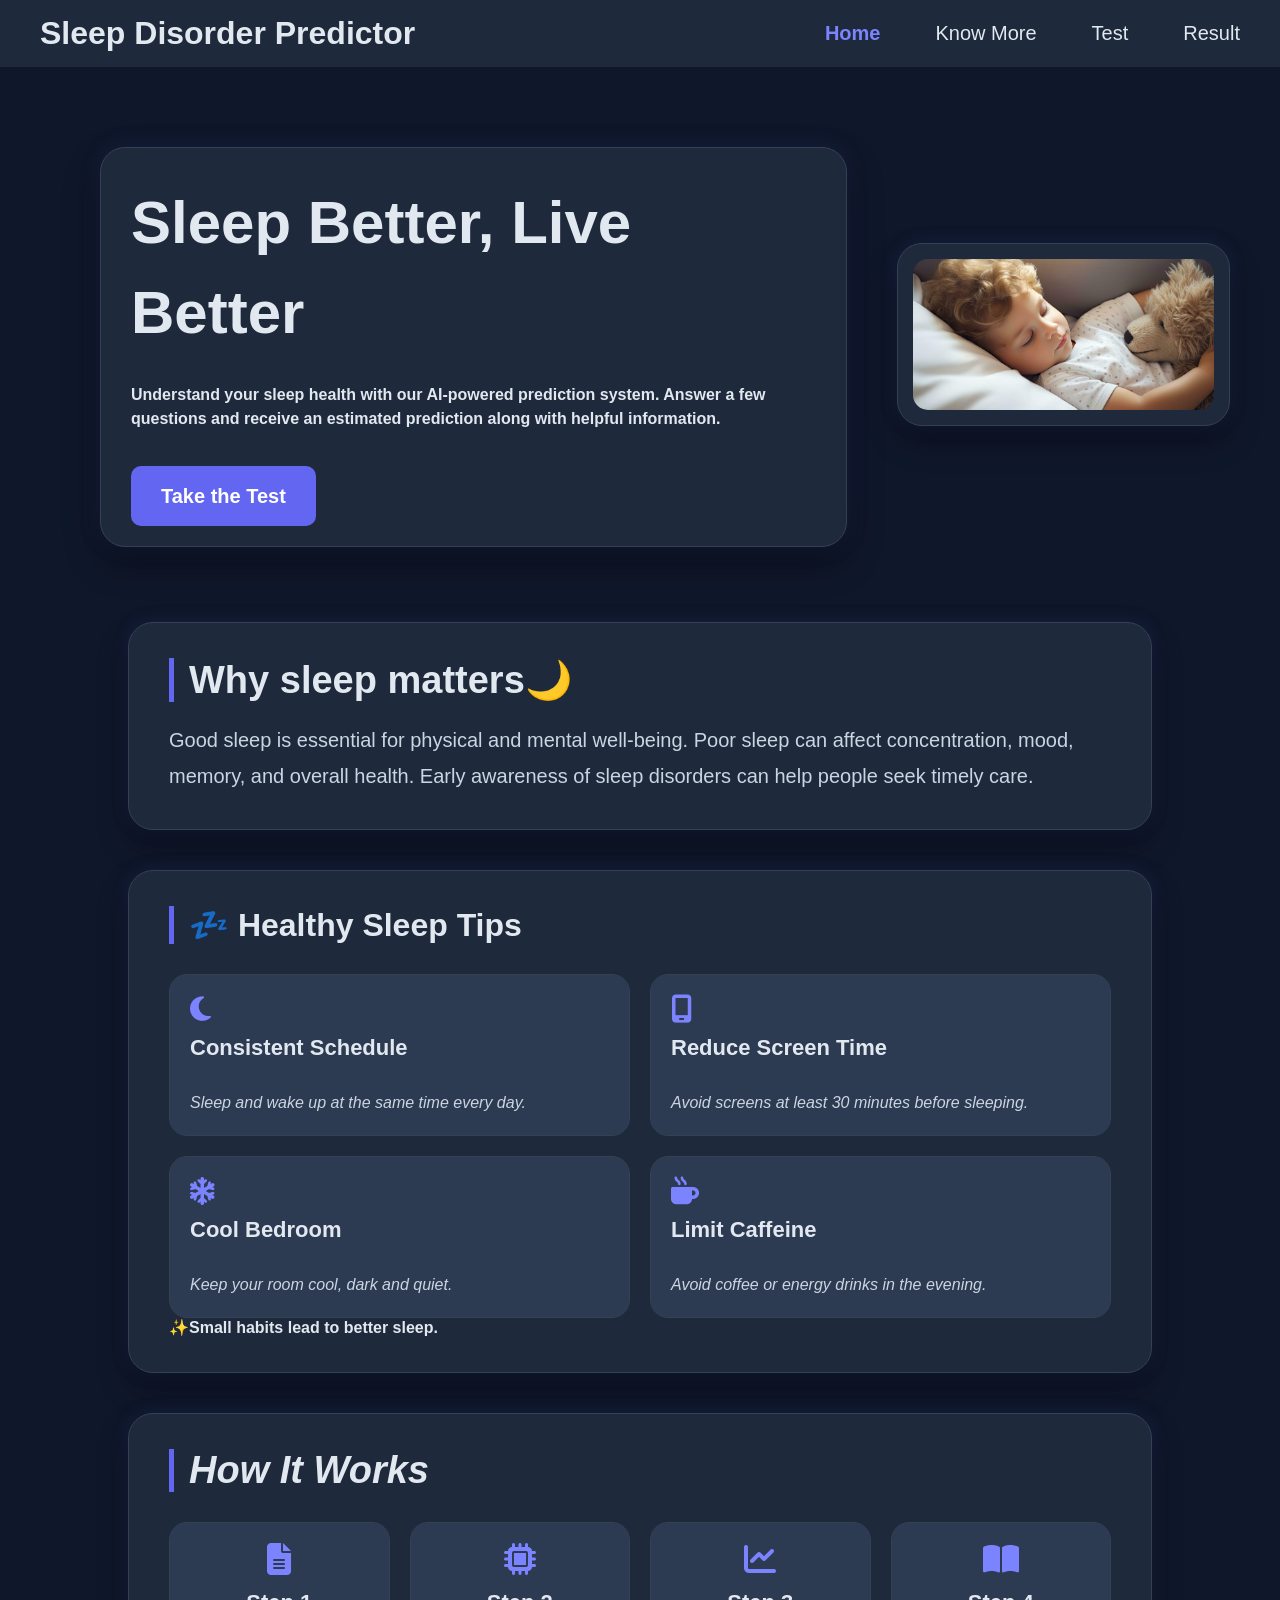
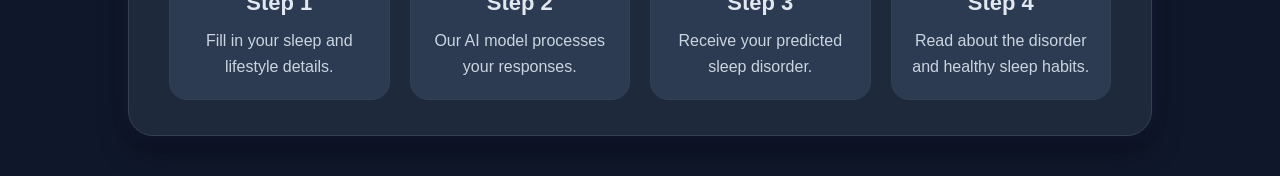
<file: index.html>
<!DOCTYPE html>
<html lang="en">
<head>
    <meta charset="UTF-8">
    <meta name="viewport" content="width=device-width, initial-scale=1.0">
    <title>Sleep Disorder Predictor</title>
     <link rel="stylesheet" href="style.css">
     <link rel="stylesheet" href="https://cdnjs.cloudflare.com/ajax/libs/font-awesome/6.7.2/css/all.min.css">
</head>
<body>
    <header>
    <div class="navbar">
        <div>
           <h1><b>
            <a href="index.html">Sleep Disorder Predictor</a>
        </b></h1>
        </div>
        <nav id="links">
            <a href="index.html" class="active">Home</a>
            <a href="info.html">Know More</a>
            <a href="predict.html">Test</a>
            <a href="result.html">Result</a>
        </nav>
    </div>
    <div class="hero-section">
     <div class="panel">
        <p>
            <h3>Sleep Better, Live Better</h3>
            Understand your sleep health with our AI-powered prediction system.
            Answer a few questions and receive an estimated prediction along with helpful information.
        </p>
        
        <a href="predict.html" class="btn">Take the Test</a>
        </div>

        <div class="image-card">
            <img src="sleep.png" alt="Sleeping Child">
    </div>
    
    </div>
    
    <div class="info-card">
        <h3>Why sleep matters🌙</h3>
        <p>Good sleep is essential for physical and mental well-being. Poor sleep can affect concentration, mood, memory, and overall health. Early awareness of sleep disorders can help people seek timely care.</p>
    </div>

    <div class="card_">
        <h3> 💤 Healthy Sleep Tips </h3>
        <div class="tip-grid">
            <div class="tip">
            <i class="fa-solid fa-moon"></i>
            <h4>Consistent Schedule</h4>
            <p>Sleep and wake up at the same time every day.</p>
        </div>

        <div class="tip">
            <i class="fa-solid fa-mobile-screen"></i>
            <h4>Reduce Screen Time</h4>
            <p>Avoid screens at least 30 minutes before sleeping.</p>
        </div>

        <div class="tip">
            <i class="fa-solid fa-snowflake"></i>
            <h4>Cool Bedroom</h4>
            <p>Keep your room cool, dark and quiet.</p>
        </div>

        <div class="tip">
            <i class="fa-solid fa-mug-hot"></i>
            <h4>Limit Caffeine</h4>
            <p>Avoid coffee or energy drinks in the evening.</p>
        </div>
        </div>
        <h4>✨Small habits lead to better sleep.</h4>
    </div>

    <div class="how">
        <h3><i class="fa-sold fa-brain">How It Works</i></h3>
        <div class="steps">
        <div class="step">
            <i class="fa-solid fa-file-lines"></i>
            <h4>Step 1</h4>
            <p>Fill in your sleep and lifestyle details.</p>
        </div>
         <div class="step">
            <i class="fa-solid fa-microchip"></i>
            <h4>Step 2</h4>
            <p>Our AI model processes your responses.</p>
        </div>

        <div class="step">
            <i class="fa-solid fa-chart-line"></i>
            <h4>Step 3</h4>
            <p>Receive your predicted sleep disorder.</p>
        </div>

        <div class="step">
            <i class="fa-solid fa-book-open"></i>
            <h4>Step 4</h4>
            <p>Read about the disorder and healthy sleep habits.</p>
        </div>
        </div>
    </div>
    </header> 

</body>
</html>
</file>
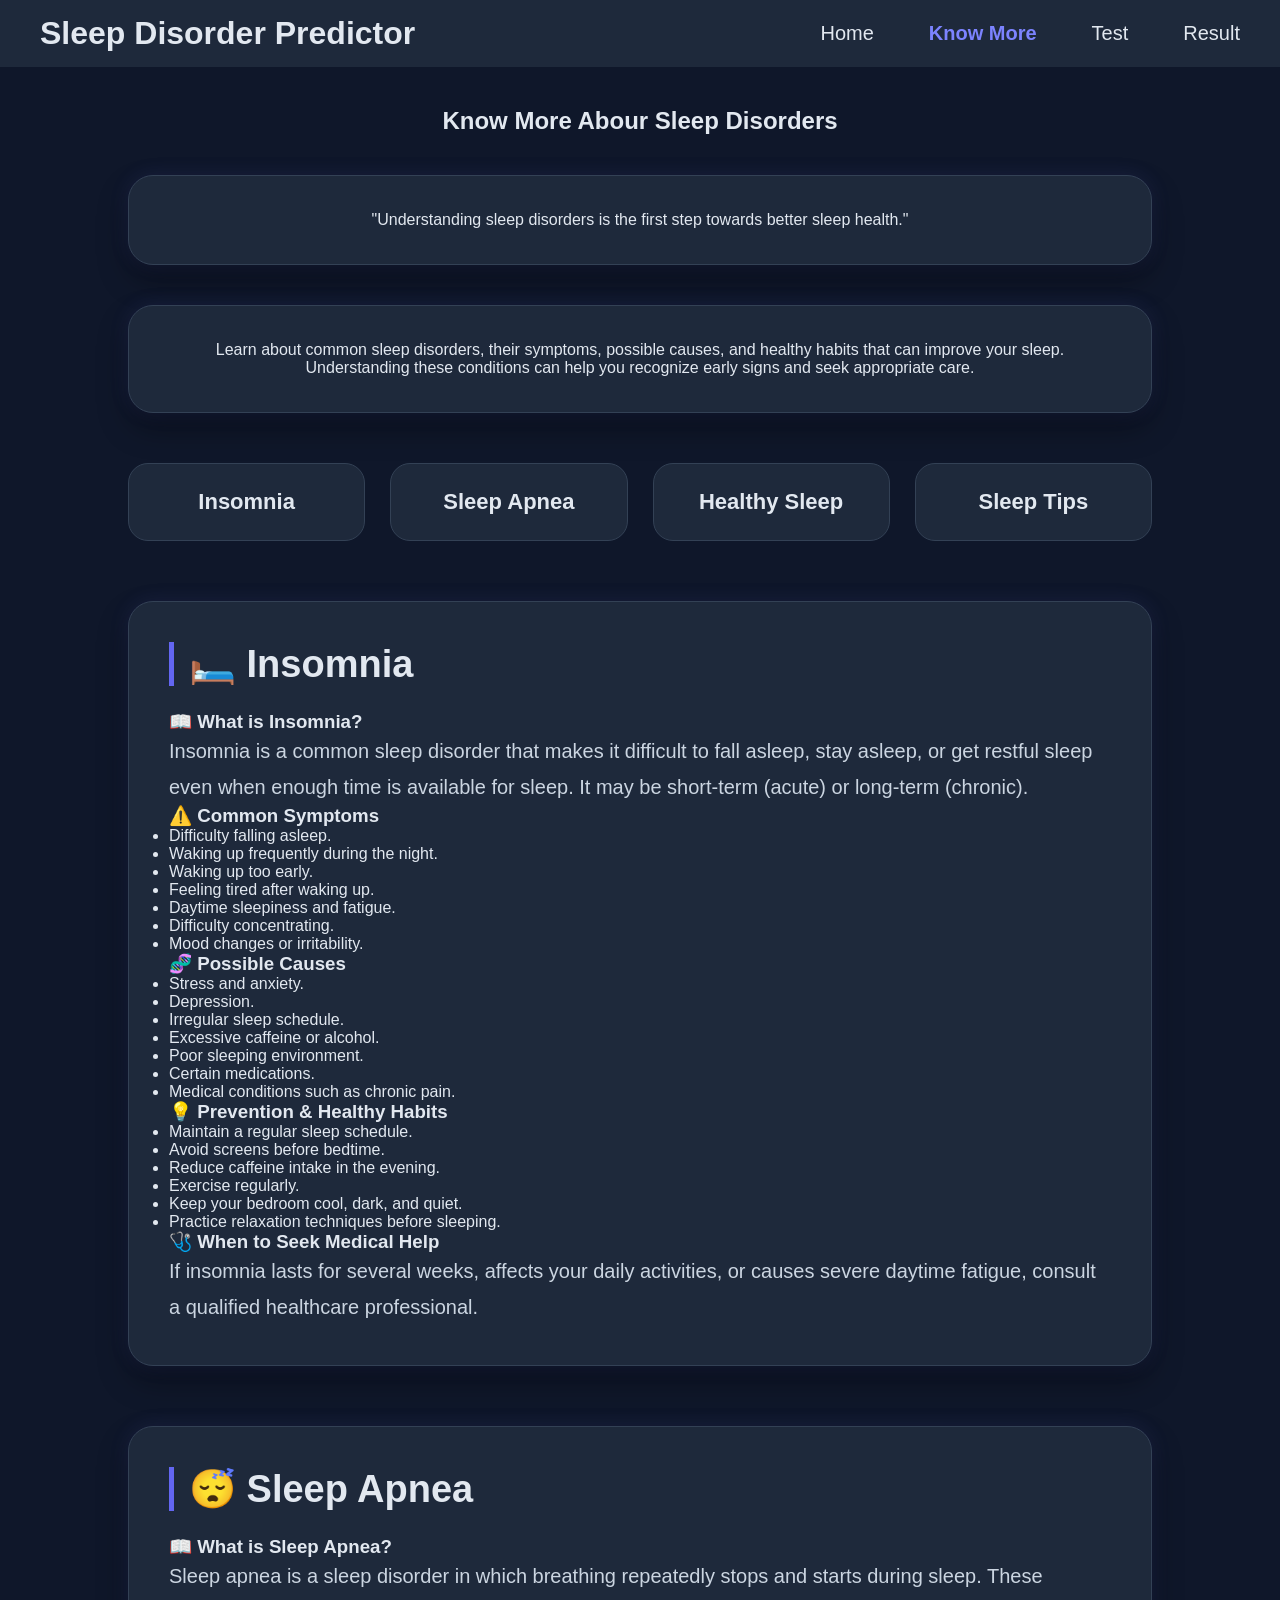
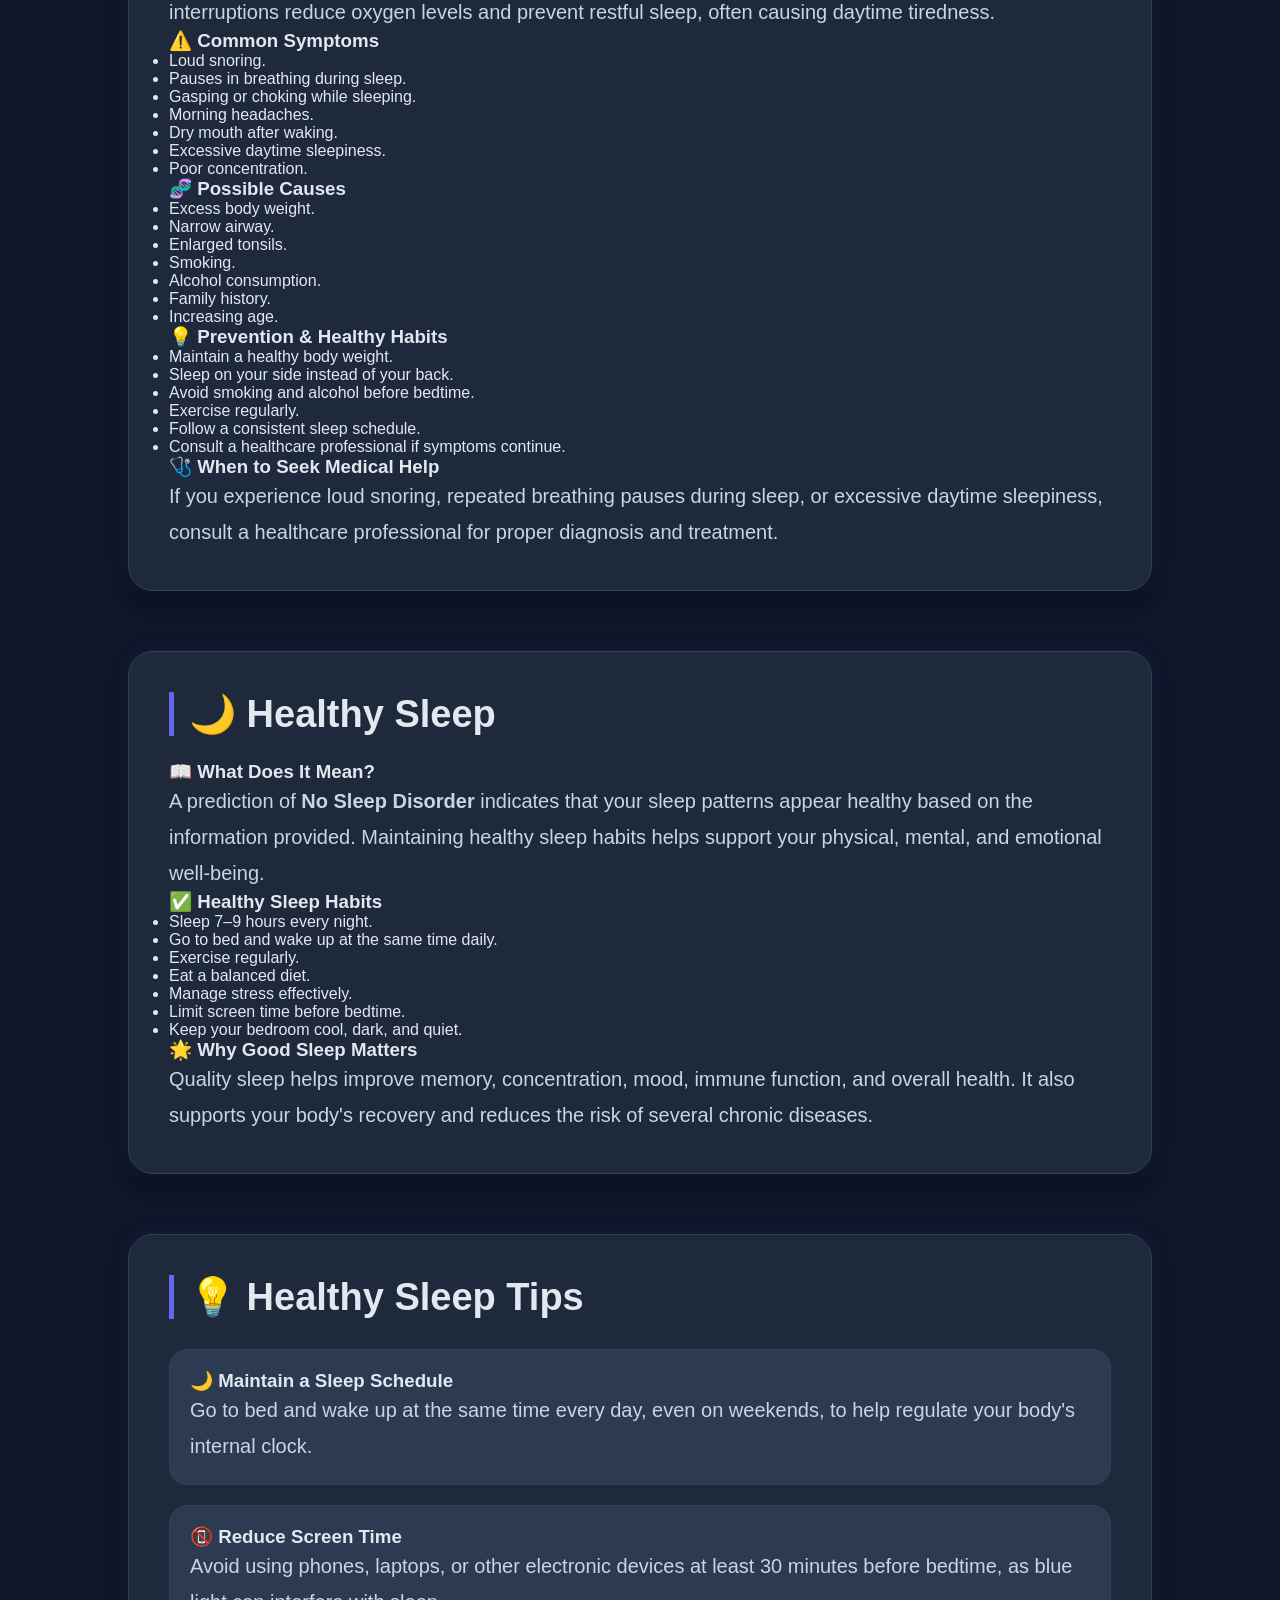
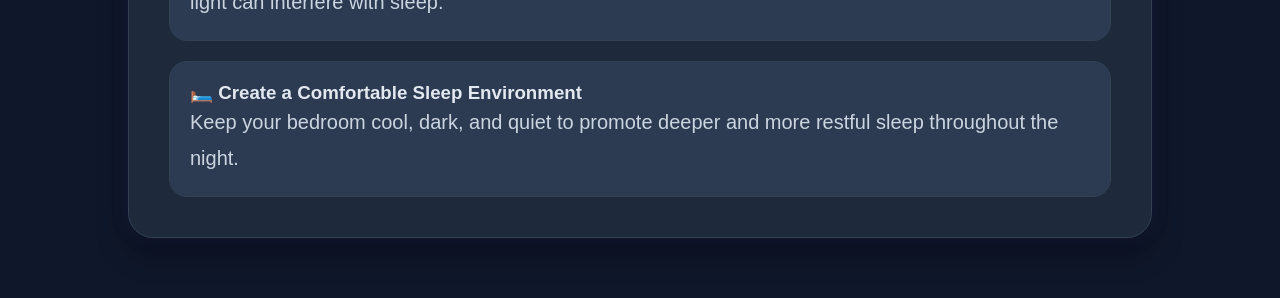
<file: info.html>
<!DOCTYPE html>
<html lang="en">
<head>
    <meta charset="UTF-8">
    <meta name="viewport" content="width=device-width, initial-scale=1.0">
    <title>Know More</title>
    <link rel="stylesheet" href="style.css">
</head>
<body>
    <div class="navbar">
        <div>
           <h1><b>
            <a href="index.html">Sleep Disorder Predictor</a>
        </b></h1>
        </div>
        <nav id="links">
            <a href="index.html">Home</a>
            <a href="info.html" class="active">Know More</a>
            <a href="predict.html">Test</a>
            <a href="result.html">Result</a>
        </nav>

    </div>

    <div class="main_sec">
            <h2>Know More Abour Sleep Disorders</h2>
            <p class="quote">"Understanding sleep disorders is the first step towards better sleep health." </p>

            <p class="sub">Learn about common sleep disorders, their symptoms, possible causes, and healthy habits that can improve your sleep. Understanding these conditions can help you recognize early signs and seek appropriate care.</p>

    </div>

    <div class="quick-nav">

    <a href="#insomnia" class="nav-card">
        <i class="fa-solid fa-bed"></i>
        <h3>Insomnia</h3>
    </a>

    <a href="#apnea" class="nav-card">
        <i class="fa-solid fa-lungs"></i>
        <h3>Sleep Apnea</h3>
    </a>

    <a href="#healthy" class="nav-card">
        <i class="fa-solid fa-moon"></i>
        <h3>Healthy Sleep</h3>
    </a>

    <a href="#tips" class="nav-card">
        <i class="fa-solid fa-lightbulb"></i>
        <h3>Sleep Tips</h3>
    </a>

    </div>
<section id="insomnia" class="info-section">

    <h2>🛏️ Insomnia</h2>

    <h3>📖 What is Insomnia?</h3>

    <p>
        Insomnia is a common sleep disorder that makes it difficult to fall asleep,
        stay asleep, or get restful sleep even when enough time is available for sleep.
        It may be short-term (acute) or long-term (chronic).
    </p>

    <h3>⚠️ Common Symptoms</h3>

    <ul>
        <li>Difficulty falling asleep.</li>
        <li>Waking up frequently during the night.</li>
        <li>Waking up too early.</li>
        <li>Feeling tired after waking up.</li>
        <li>Daytime sleepiness and fatigue.</li>
        <li>Difficulty concentrating.</li>
        <li>Mood changes or irritability.</li>
    </ul>

    <h3>🧬 Possible Causes</h3>

    <ul>
        <li>Stress and anxiety.</li>
        <li>Depression.</li>
        <li>Irregular sleep schedule.</li>
        <li>Excessive caffeine or alcohol.</li>
        <li>Poor sleeping environment.</li>
        <li>Certain medications.</li>
        <li>Medical conditions such as chronic pain.</li>
    </ul>

    <h3>💡 Prevention & Healthy Habits</h3>

    <ul>
        <li>Maintain a regular sleep schedule.</li>
        <li>Avoid screens before bedtime.</li>
        <li>Reduce caffeine intake in the evening.</li>
        <li>Exercise regularly.</li>
        <li>Keep your bedroom cool, dark, and quiet.</li>
        <li>Practice relaxation techniques before sleeping.</li>
    </ul>

    <h3>🩺 When to Seek Medical Help</h3>

    <p>
        If insomnia lasts for several weeks, affects your daily activities,
        or causes severe daytime fatigue, consult a qualified healthcare professional.
    </p>

</section>
<section id="apnea" class="info-section">

    <h2>😴 Sleep Apnea</h2>

    <h3>📖 What is Sleep Apnea?</h3>

    <p>
        Sleep apnea is a sleep disorder in which breathing repeatedly stops and
        starts during sleep. These interruptions reduce oxygen levels and
        prevent restful sleep, often causing daytime tiredness.
    </p>

    <h3>⚠️ Common Symptoms</h3>

    <ul>
        <li>Loud snoring.</li>
        <li>Pauses in breathing during sleep.</li>
        <li>Gasping or choking while sleeping.</li>
        <li>Morning headaches.</li>
        <li>Dry mouth after waking.</li>
        <li>Excessive daytime sleepiness.</li>
        <li>Poor concentration.</li>
    </ul>

    <h3>🧬 Possible Causes</h3>

    <ul>
        <li>Excess body weight.</li>
        <li>Narrow airway.</li>
        <li>Enlarged tonsils.</li>
        <li>Smoking.</li>
        <li>Alcohol consumption.</li>
        <li>Family history.</li>
        <li>Increasing age.</li>
    </ul>

    <h3>💡 Prevention & Healthy Habits</h3>

    <ul>
        <li>Maintain a healthy body weight.</li>
        <li>Sleep on your side instead of your back.</li>
        <li>Avoid smoking and alcohol before bedtime.</li>
        <li>Exercise regularly.</li>
        <li>Follow a consistent sleep schedule.</li>
        <li>Consult a healthcare professional if symptoms continue.</li>
    </ul>

    <h3>🩺 When to Seek Medical Help</h3>

    <p>
        If you experience loud snoring, repeated breathing pauses during sleep,
        or excessive daytime sleepiness, consult a healthcare professional
        for proper diagnosis and treatment.
    </p>

</section>
<section id="healthy" class="info-section">

    <h2>🌙 Healthy Sleep</h2>

    <h3>📖 What Does It Mean?</h3>

    <p>
        A prediction of <strong>No Sleep Disorder</strong> indicates that your
        sleep patterns appear healthy based on the information provided.
        Maintaining healthy sleep habits helps support your physical,
        mental, and emotional well-being.
    </p>

    <h3>✅ Healthy Sleep Habits</h3>

    <ul>
        <li>Sleep 7–9 hours every night.</li>
        <li>Go to bed and wake up at the same time daily.</li>
        <li>Exercise regularly.</li>
        <li>Eat a balanced diet.</li>
        <li>Manage stress effectively.</li>
        <li>Limit screen time before bedtime.</li>
        <li>Keep your bedroom cool, dark, and quiet.</li>
    </ul>

    <h3>🌟 Why Good Sleep Matters</h3>

    <p>
        Quality sleep helps improve memory, concentration, mood, immune function,
        and overall health. It also supports your body's recovery and
        reduces the risk of several chronic diseases.
    </p>

</section>

<section id="tips" class="info-section">

    <h2>💡 Healthy Sleep Tips</h2>

    <div class="tips-grid">

        <div class="tip">
            <h3>🌙 Maintain a Sleep Schedule</h3>
            <p>
                Go to bed and wake up at the same time every day, even on weekends,
                to help regulate your body's internal clock.
            </p>
        </div>

        <div class="tip">
            <h3>📵 Reduce Screen Time</h3>
            <p>
                Avoid using phones, laptops, or other electronic devices at least
                30 minutes before bedtime, as blue light can interfere with sleep.
            </p>
        </div>

        <div class="tip">
            <h3>🛏️ Create a Comfortable Sleep Environment</h3>
            <p>
                Keep your bedroom cool, dark, and quiet to promote deeper and more
                restful sleep throughout the night.
            </p>
        </div>

    </div>

</section>

</body>
</html>
</file>
<file: style.css>
*{
    margin:0;
    padding:0;
    font-family: Arial, Helvetica, sans-serif;
    box-sizing:border-box;
}
body{
    background-color: #0f172a;
    color: #E2E8F0;
}
h1{
    background-color: transparent;
}
nav a{
    text-decoration: none;
    color: #E2E8F0;
    margin-left:25px;
    font-size:20px;
}
nav a:hover{
    /* text-decoration:underline; */
    color:#6366F1 ;
}
#links{
    display: flex;
    gap: 30px;

}
.navbar
{
    display:flex;
    justify-content: space-between;
    align-items:center;
    padding:15px 40px;
    background-color:#1E293B;
}

.hero-section{
    display:flex;
    justify-content:space-between;
    align-items:center;
    padding:50px;
    padding-bottom: 30px;
}

.image-card
{ 
    padding:15px;
    border-radius:10px;
    background:#1E293B;
    padding:15px;
    border-radius:25px;
    border:1px solid #334155;
    width:420px;
    overflow: hidden;
    box-shadow:0 0 20px rgba(99,102,241,.12),0 15px 30px rgba(0,0,0,.35);
}

.image-card img{
    width:100%;
    height:100%;
    display:block;
    object-fit: cover;
    border-radius:15px;

}

.panel
{
    width:80%;
    padding:30px 30px 20px;
    font-weight:600;
    line-height: 1.5;
    background:#1E293B;
    border:1px solid #334155;
    border-radius:25px;
    box-shadow:0 0 25px rgba(99,102,241,.12),0 15px 35px rgba(0,0,0,.4);
    max-width:900px;
    margin:30px 50px 5px;
    
}

.btn{
    display:inline-block;
    margin-top:35px;
    padding:15px 30px;
    background:#6366F1;
    color:white;
    text-decoration:none;
    border-radius:10px;
    font-size:20px;
    font-weight:bold;
    transition:0.3s;
}

.btn:hover{
    background:#7C83FF;
}

.panel h3{
    font-size:60px;
    margin-bottom: 25px;
}
.panel p{
    font-size:48px;
}

.info-card{
    width:80%;
    max-width:1200px;
    margin:40px auto;
    padding:35px 40px;
    background:#1E293B;
    border:1px solid #334155;
    border-radius:25px;
    box-shadow:
        0 0 20px rgba(99,102,241,.12),
        0 15px 30px rgba(0,0,0,.35);
}
.info-card h3{
    font-size:38px;
    margin-bottom:20px;
}

.info-card p{
    font-size:20px;
    color:#CBD5E1;
    line-height:1.8;
}
.info-card h3{
    border-left:5px solid #6366F1;
    padding-left:15px;
}

.card_
{
    width:80%;
    max-width:1200px;
    margin:40px auto;
    padding:35px 40px;
    background:#1E293B;
    border:1px solid #334155;
    border-radius:25px;
    box-shadow:
        0 0 20px rgba(99,102,241,.12),
        0 15px 30px rgba(0,0,0,.35);

}
.card_ h3{
    font-size:32px;
    margin-bottom:20px;
    border-left:5px solid #6366F1;
    padding-left:15px;
}


.card_ p
{
    margin-top:30px;
    color:#aab8d6;
    font-size:22px;
    font-style: italic;
}

.tip-grid{
    display:grid;
    grid-template-columns:repeat(2,1fr);
    gap:20px;
    margin-top:30px;
}

.tip{
    background:#2C3A52;
    border:1px solid #334155;
    border-radius:18px;
    padding:20px;
    transition:.3s;
}

.tip:hover{
    transform:translateY(-5px);
    box-shadow:0 0 20px rgba(99,102,241,.15);
}

.tip i{
    font-size:28px;
    color:#7C83FF;
    margin-bottom:12px;
}

.tip h4{
    margin-bottom:10px;
    font-size:22px;
}

.tip p{
    font-size:16px;
    color:#CBD5E1;
    line-height:1.5;
}

.how{
    width:80%;
    max-width:1200px;
    margin:40px auto;
    padding:35px 40px;
    background:#1E293B;
    border:1px solid #334155;
    border-radius:25px;
    box-shadow:
        0 0 20px rgba(99,102,241,.12),
        0 15px 30px rgba(0,0,0,.35);
}
.how h3{
    font-size:38px;
    border-left:5px solid #6366F1;
    padding-left:15px;
    margin-bottom:30px;
}
.steps{
    display:grid;
    grid-template-columns:repeat(4,1fr);
    gap:20px;
}
.step{
    background:#2C3A52;
    border:1px solid #334155;
    border-radius:18px;
    padding:20px;
    text-align:center;

    transition:.3s;
}
.step:hover{
    transform:translateY(-6px);
    box-shadow:0 0 20px rgba(99,102,241,.18);
}
.step i{
    font-size:32px;
    color:#7C83FF;
    margin-bottom:15px;
}
.step h4{
    margin-bottom:12px;
    font-size:22px;
}
.step p{
    color:#CBD5E1;
    line-height:1.6;
}

nav a.active{
    color:#7C83FF;
    font-weight:bold;
}

nav a:hover{
    color:#7C83FF;
}
.navbar h1 a{
    color:#E2E8F0;
    text-decoration:none;
}

.main_sec{
    padding-top:40px;
    text-align:center;
}
.quote,.sub{
    width:80%;
    max-width:1200px;
    margin:40px auto;
    padding:35px 40px;
    background:#1E293B;
    border:1px solid #334155;
    border-radius:25px;
    box-shadow:
        0 0 20px rgba(99,102,241,.12),
        0 15px 30px rgba(0,0,0,.35);
}
html{
    scroll-behavior:smooth;
}
.quick-nav{
    width:80%;
    margin:50px auto;
    display:grid;
    grid-template-columns:repeat(4,1fr);
    gap:25px;
}

.nav-card{
    text-decoration:none;
    color:#E2E8F0;
    background:#1E293B;
    padding:25px;
    border-radius:20px;
    border:1px solid #334155;
    text-align:center;
    transition:.3s;
}

.nav-card:hover{
    transform:translateY(-8px);
    box-shadow:0 0 20px rgba(99,102,241,.18);
    color:#7C83FF;
}

.nav-card i{
    font-size:34px;
    margin-bottom:15px;
}

.nav-card h3{
    margin:0;
    font-size:22px;
}

.info-section{
    width:80%;
    max-width:1200px;
    margin:60px auto;
    padding:40px;
    background:#1E293B;
    border-radius:25px;
    border:1px solid #334155;
    box-shadow:
        0 0 20px rgba(99,102,241,.12),
        0 15px 30px rgba(0,0,0,.35);
}

.info-section h2{
    font-size:38px;
    margin-bottom:25px;
    border-left:5px solid #6366F1;
    padding-left:15px;
}

.info-section p{
    font-size:20px;
    color:#CBD5E1;
    line-height:1.8;
}
.tips-grid{
    display: grid;
    grid-template-columns: 1fr;
    gap: 20px;      /* space between cards */
    margin-top: 30px;
}
</file>
